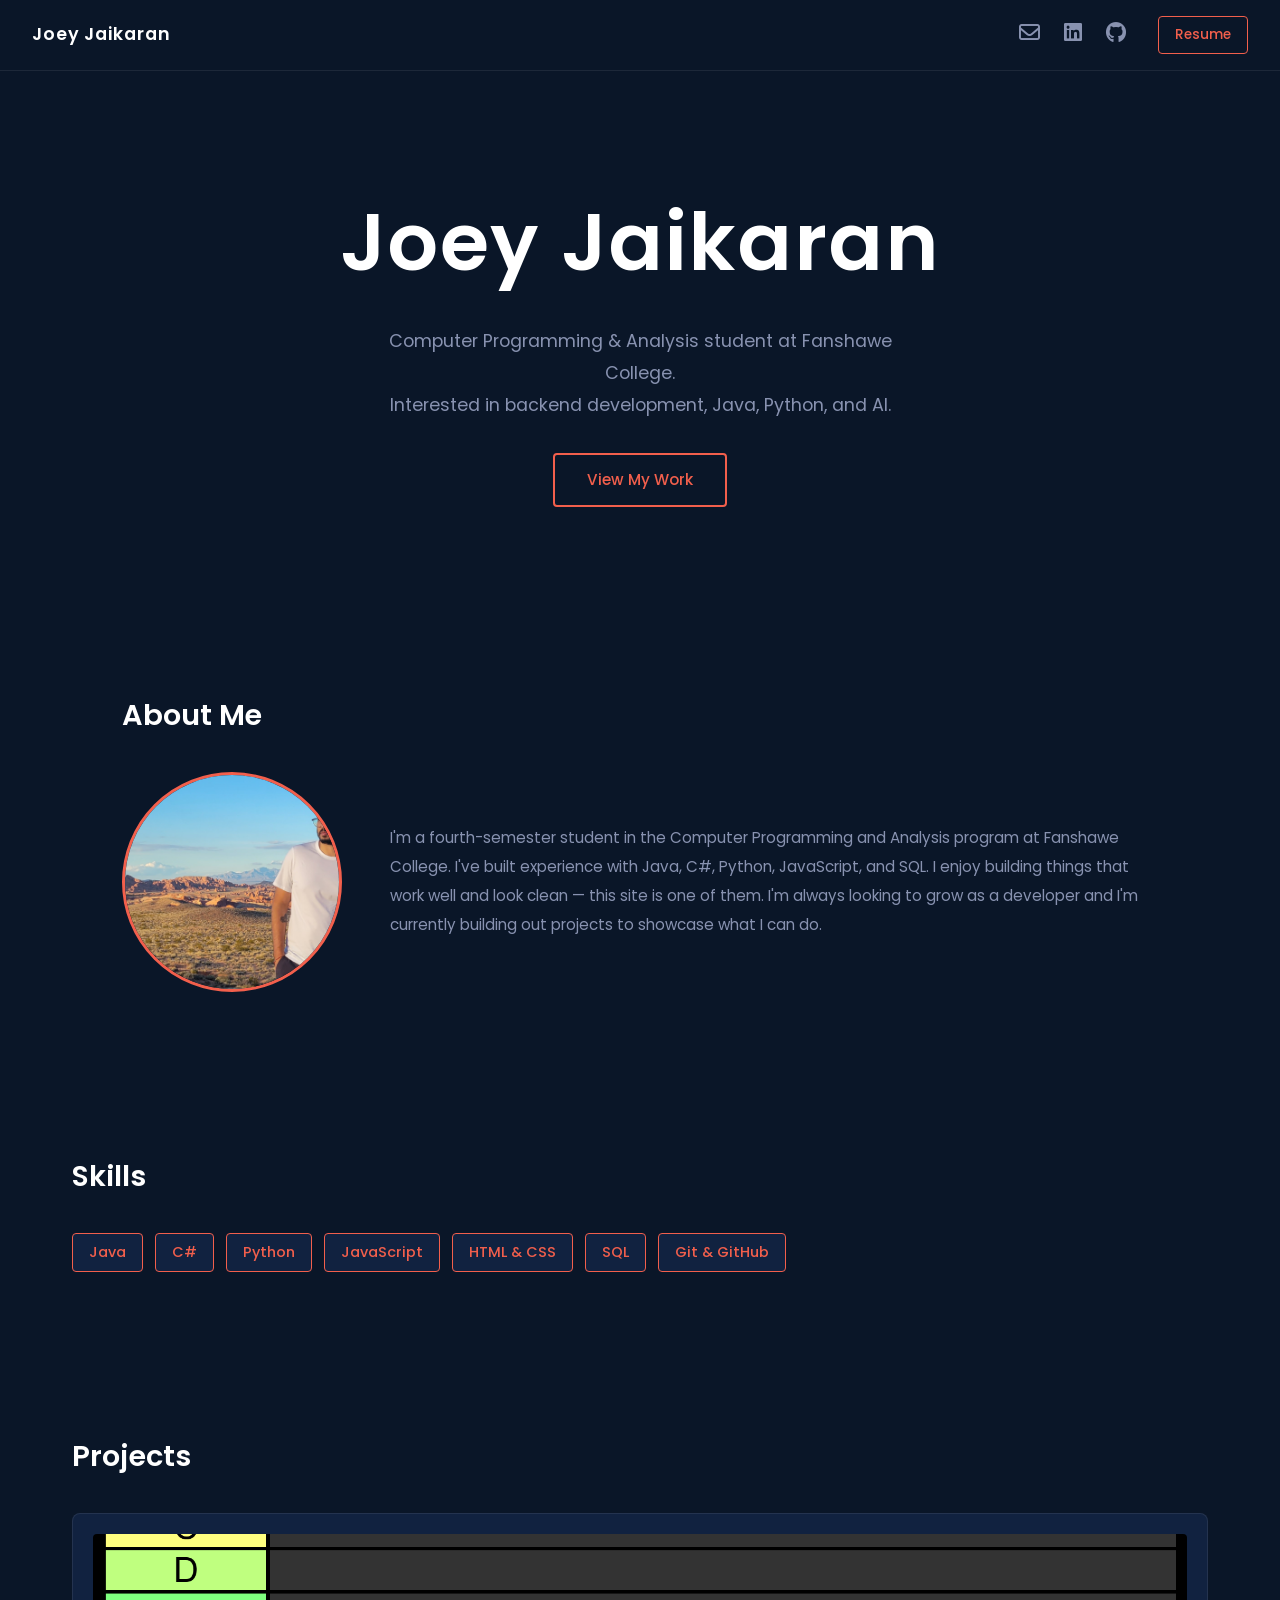
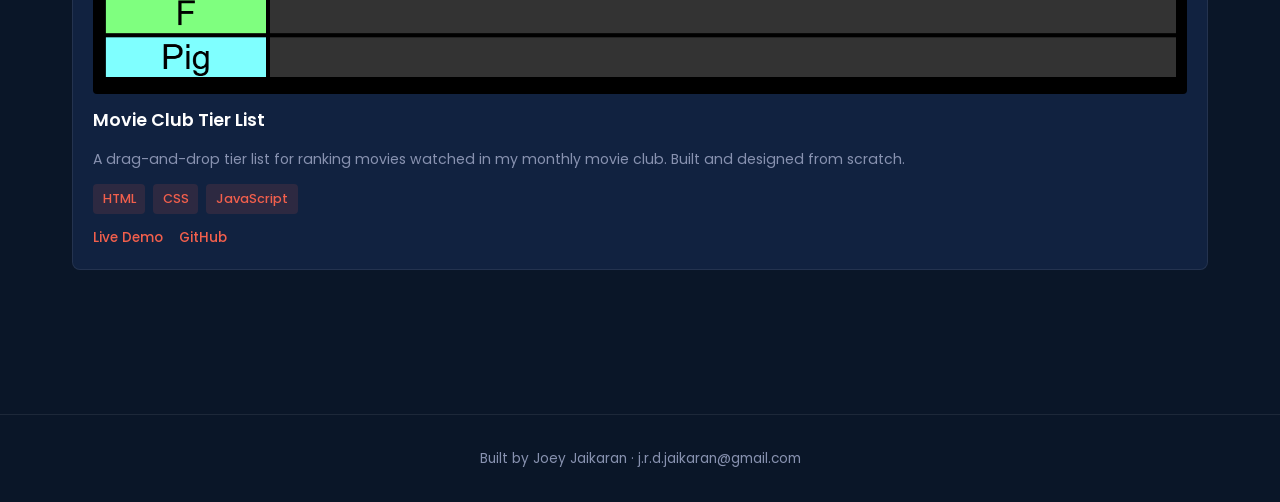
<file: index.html>
<!--
<!DOCTYPE html>
<html lang="en">
<head>
    <meta charset="UTF-8">
    <meta name="viewport" content="width=device-width, initial-scale=1.0">
    <title>Joey Jaikaran</title>

    <link rel="preconnect" href="https://fonts.googleapis.com">
    <link rel="preconnect" href="https://fonts.gstatic.com" crossorigin>
    <link href="https://fonts.googleapis.com/css2?family=Poppins:ital,wght@0,100;0,200;0,300;0,400;0,500;0,600;0,700;0,800;0,900;1,100;1,200;1,300;1,400;1,500;1,600;1,700;1,800;1,900&family=Roboto:ital,wght@0,100..900;1,100..900&family=Rubik:ital,wght@0,300..900;1,300..900&display=swap" rel="stylesheet">
    <link rel="preconnect" href="https://fonts.googleapis.com">
    <link rel="preconnect" href="https://fonts.gstatic.com" crossorigin>
    <link href="https://fonts.googleapis.com/css2?family=Poppins:ital,wght@0,100;0,200;0,300;0,400;0,500;0,600;0,700;0,800;0,900;1,100;1,200;1,300;1,400;1,500;1,600;1,700;1,800;1,900&family=Roboto:ital,wght@0,100..900;1,100..900&family=Rubik:ital,wght@0,300..900;1,300..900&display=swap" rel="stylesheet">
    <link rel="stylesheet" href="https://cdnjs.cloudflare.com/ajax/libs/font-awesome/6.5.1/css/all.min.css">
    <link rel="stylesheet" href="styles.css">
</head>
-->

<!DOCTYPE html>
<html lang="en">
<head>
  <meta charset="UTF-8">
  <meta name="viewport" content="width=device-width, initial-scale=1.0">
  <title>Joey Jaikaran</title>
  <link rel="preconnect" href="https://fonts.googleapis.com">
  <link rel="preconnect" href="https://fonts.gstatic.com" crossorigin>
  <link href="https://fonts.googleapis.com/css2?family=Poppins:wght@400;500;600&display=swap" rel="stylesheet">
  <link rel="stylesheet" href="https://cdnjs.cloudflare.com/ajax/libs/font-awesome/6.5.1/css/all.min.css">
  <link rel="stylesheet" href="styles3.css">
</head>
<body>

  <!-- NAVIGATION -->
 <nav>
    <span class="nav-name">Joey Jaikaran</span>
    <div class="nav-right">
     <div class="nav-icons">
        <a href="mailto:j.r.d.jaikaran@gmail.com" aria-label="Email">
            <i class="fa-regular fa-envelope"></i>
        </a>
        <a href="https://www.linkedin.com/in/joey-jaikaran-700856155/" target="_blank" rel="noopener noreferrer" aria-label="LinkedIn">
            <i class="fa-brands fa-linkedin"></i>
        </a>
        <a href="https://github.com/Joey-Jaik" target="_blank" rel="noopener noreferrer" aria-label="GitHub">
            <i class="fa-brands fa-github"></i>
        </a>
     </div>
     <a href="resume.pdf" download class="resume-btn">Resume</a>
    </div>
 </nav>

  <!-- HERO -->
  <section id="hero">
    <h1>Joey Jaikaran</h1>
    <p class="tagline">Computer Programming & Analysis student at Fanshawe College.<br>Interested in backend development, Java, Python, and AI.</p>
    <a href="#projects" class="hero-btn">View My Work</a>
  </section>

  <!-- ABOUT -->
  <section id="about">
    <h2>About Me</h2>
    <div class="about-inner">
        <img src="images/Background.jpg" alt="Photo of Joey Jaikaran">
        <p>I'm a fourth-semester student in the Computer Programming and Analysis program at Fanshawe College. I've built experience with Java, C#, Python, JavaScript, and SQL. I enjoy building things that work well and look clean — this site is one of them. I'm always looking to grow as a developer and I'm currently building out projects to showcase what I can do.</p>
    </div>
    
  </section>

  <!-- SKILLS -->
  <section id="skills">
    <h2>Skills</h2>
    <ul>
      <li>Java</li>
      <li>C#</li>
      <li>Python</li>
      <li>JavaScript</li>
      <li>HTML & CSS</li>
      <li>SQL</li>
      <li>Git & GitHub</li>
    </ul>
  </section>

  <!-- PROJECTS -->
  <section id="projects">
    <h2>Projects</h2>
    <div class="project-grid">

      <div class="project-card">
        <img src="images/MovieClub.png" alt="Screenshot of Movie Club Tier List">
        <h3>Movie Club Tier List</h3>
        <p>A drag-and-drop tier list for ranking movies watched in my monthly movie club. Built and designed from scratch.</p>
        <div class="tags">
          <span>HTML</span>
          <span>CSS</span>
          <span>JavaScript</span>
        </div>
        <div class="project-links">
            <a href="https://joey-jaik.github.io/webpage-tierList/" target="_blank" rel="noopener noreferrer">Live Demo</a>
            <a href="https://github.com/Joey-Jaik" target="_blank" rel="noopener noreferrer">GitHub</a>
        </div>
      </div>

      <!-- Future project cards go here -->

    </div>
  </section>

  <!-- FOOTER -->
  <footer>
    <p>Built by Joey Jaikaran &middot; <a href="mailto:j.r.d.jaikaran@gmail.com">j.r.d.jaikaran@gmail.com</a></p>
  </footer>

</body>
</html>
</file>
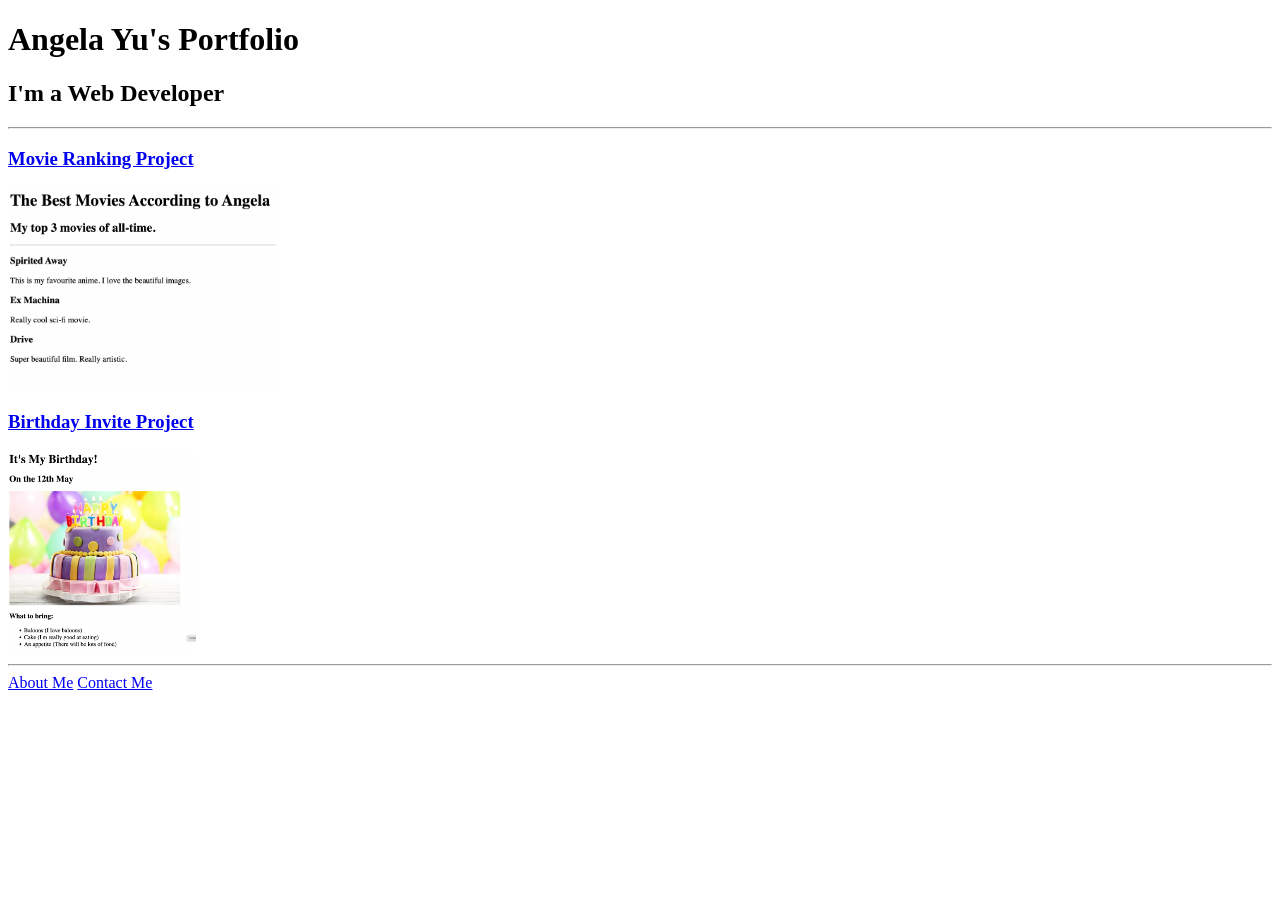
<file: solution.html>
<!DOCTYPE html>
<html lang="en">

<head>
  <meta charset="UTF-8">
  <title>Angela's Portfolio</title>
</head>

<body>
  <h1>Angela Yu's Portfolio</h1>
  <h2>I'm a Web Developer</h2>
  <hr />
  <h3><a href="./public/movie-ranking.html">Movie Ranking Project</a></h3>
  <img src="./assets/images/movie-ranking.png" height="200" alt="movie ranking project preview"/>
  <h3><a href="./public/birthday-invite.html">Birthday Invite Project</a></h3>
  <img src="./assets/images/birthday-invite.png" height="200" alt="birthday invite project preview"/>
  <hr />
  <a href="./public/about.html">About Me</a>
  <a href="./public/contact.html">Contact Me</a>
</body>

</html>
</file>
<file: styles.css>
body{
    margin: 0;
    background-color: #0a1931;
    box-shadow: 0 4px 10px rgba(0, 0, 0, 0.5);
    color: #ffffff; /* Ensures text is readable */
}

main {
    background: linear-gradient(to bottom right, #0a1931, #1e3c72);
    display: grid;
    grid-template-columns: 1fr 2fr; /* Two columns */
    grid-template-rows: auto auto auto; /* Three rows */
    padding: 0;
    margin: 0;
}

a{
    text-decoration: none;
    color: #ffffff;
}

h2, h3, h4, h6, p{
    font-family: 'Poppins', sans-serif;
    color: #D0F0FF;
}

nav {
    grid-column: 1 / -1;
    padding: 1rem;
    display: flex;
    justify-content: space-between; /* Space between title and icons */
    align-items: center;
    padding: 0.625rem 1.25rem;
}

h1{
    font-family: 'Roboto', sans-serif;
    margin: 0;
    padding: 2rem;
    font-size: 5rem;
    letter-spacing: 1rem;
    color: #D0F0FF;
}

ul{
    display: flex;
    list-style: none;
    gap: 3rem; /* Space between icons */
    padding: 0;
    margin: 0;
}

li{
    display: flex;
    align-items: center;
}

i{
    font-size: 3rem; /* Icon size */
    color: #D0F0FF;
    transition: color 0.3s ease-in-out, transform 0.2s ease-in-out;
}

i:hover{
    color: #F25F4C; /* Highlight color on hover */
    transform: scale(1.2); /* Slight zoom effect */
}

h3, h2{
    padding-bottom: 0.75rem;
    font-size: 2.5rem;
}

h2{
    font-size: 4rem;
}

#intro {
    display: grid;
    grid-template-columns: 1fr 2fr;
    gap: 1rem;
    grid-column: 1 / -1;
}

#intro-title{
    position: relative;
    display: inline-block;
    padding: 1.25rem;
    z-index: 1;
}

#intro-title::before {
    content: "";
    position: absolute;
    top: 1.25rem;  /* Moves the background down */
    left: 1.875rem; /* Moves the background to the right */
    width: 80%;
    height: 2.5em;
    background: #F25F4C;
    border-radius: 50%;
    transform: rotate(-15deg);
    z-index: -1; /* Places it behind the text */
}

#intro-txt {
    grid-column: 1 / 2; /* First column */
    padding: 2rem;
    text-align: center;
    box-sizing: border-box;
}

#description{
    font-size: 0.9rem;
    line-height: 2;
    padding: 1rem;
    font-weight: 400;
    background-color: rgba(242, 95, 76, 0.5);
    border-radius: 1rem;
    text-align: left;
}

#intro-img {
    display: flex;
    align-items: center; /* Vertically centers the image */
    justify-content: center; /* Horizontally centers the image */
}

#intro-img img {
    width: 90%;
    height: 80%;
    object-fit: cover;
    object-position: center;
    border-radius: 15px;
    box-shadow: 0 4px 12px rgba(0, 0, 0, 0.2);
    border: 5px solid #D0F0FF;
    filter: grayscale(25%);
    transition: box-shadow 0.3s ease-in-out;
}

#intro-img img:hover {
    box-shadow: 0 0 15px rgba(208, 240, 255, 0.8);
    transform: scale(1.02);
    transition: transform 0.3s ease-in-out;
    filter: grayscale(0%);
}

#projects {
    grid-column: 1 / -1; /* Span across all columns */
    padding: 2rem;
}

#project-title {
    position: relative;
    display: inline-block;
    padding: 1.25rem;
    z-index: 1;
}

#project-title::before {
    content: "";
    position: absolute;
    top: 1.875rem; 
    width: 85%;
    height: 5.5rem;
    background: #F25F4C;
    border-radius: 50%;
    transform: rotate(12deg);
    z-index: -1;
}

#card-container {
    display: grid;
    grid-template-columns: repeat(auto-fit, minmax(25rem, 1fr));
    gap: 1.5rem;
    padding: 2rem;
}

.card {
    background-color: #1e3c72;
    box-sizing: border-box;
    border: 2px solid rgba(255, 255, 255, 0.15);
    border-radius: 8px;
    padding: 1rem;
    width: 100%; /* let grid handle the width */
    box-shadow: 0px 4px 12px rgba(0, 0, 0, 0.1);
    transition: transform 0.3s ease, box-shadow 0.3s ease;
}


/* #card-container{
    display: flex;
    flex-wrap: wrap;
    justify-content: flex-start; 
    gap: 1.25rem; 
    padding: 2rem;
}

.card{
    background-color: #1e3c72;
    box-sizing: border-box;
    border: 2px solid rgba(255, 255, 255, 0.15);
    border-radius: 8px;
    padding: 1rem;
    width: 90%;
    max-width: 30rem;
    min-width: 15rem;
    margin-bottom: 2rem;
    box-shadow: 0px 4px 12px rgba(0, 0, 0, 0.1);
    transition: transform 0.3s ease, box-shadow 0.3s ease;
} */

.card:hover {
    transform: scale(1.05);
    box-shadow: 0 10px 25px rgba(0, 0, 0, 0.3);
}

.card-title{
    margin: 1rem;
    margin-left: 0;
    font-size: 1.75rem;
}

.card-img {
    width: 100%;  
    height: auto; 
    object-fit: cover; 
    border-radius: 5px; 
}

.card-p{
    margin-bottom: 2rem;
    color: #D0F0FF;
    background-color: rgba(10, 25, 49, 0.5);
    padding: 1rem;
    border-radius: 0.5rem;
    width: 100%;
    box-sizing: border-box;
}

button{
    color: #ffffff;
    background-color: #F25F4C;
    border: 1px solid #F25F4C;
    border-radius: 20px;
    width: 60%;
    box-shadow: none;
    padding: 0.75rem 1.2rem;
    font-size: 1rem;
    font-weight: bold;
    text-align: center;
    cursor: pointer;
    background-image: none;
    transition: background-color 0.2s, border-color 0.2s;
}

button:hover{
    background-color: #FF7043;
    border-color: #FF7043;
    transform: translateY(-3px); /* Subtle hover effect */
    box-shadow: 0 4px 15px rgba(0, 0, 0, 0.1);
}

button:active{
    background-color: #D43F2A;
    border-color: #D43F2A;
    box-shadow: none;
    transform: translateY(1px); /* Make it feel pressed */
}

hr {
    width: 100%;              /* Make the <hr> take up the full width of its container */
    margin: 1.5rem 0;         /* Add vertical spacing (top and bottom) around the <hr> */
    border: none;             /* Remove the default border style */
    border-top: 1px solid #ffffff; /* Add a custom border color for the <hr> */
    opacity: 0.5;             /* Optional: Adjust opacity for a subtler look */
}


/* Small screens */
@media (max-width: 600px) {
    h1 {
        font-size: 3rem;
        letter-spacing: 0.5rem;
    }
}

@media (max-width: 599px) {
    #intro {
        grid-template-columns: 1fr; /* Stacks intro sections vertically */
    }

    .card {
        width: 100%;
    }
}

/* Medium screens (Tablets) */
@media (min-width: 600px) {
    .card {
        width: 45%; /* Two cards per row */
    }
}

/* Large screens (Laptops & Desktops) */
@media (min-width: 900px) {
    .card {
        width: 30%; /* Three cards per row */
    }
}

/* Extra-large screens */
@media (min-width: 1200px) {
    .card {
        width: 20%; /* Four cards per row */
    }
}
</file>
<file: styles3.css>
/* ── RESET & BASE ───────────────────────────────────── */
*, *::before, *::after {
  box-sizing: border-box;
  margin: 0;
  padding: 0;
}

/* ── VARIABLES ──────────────────────────────────────── */
:root {
  --bg:        #0a1628;
  --bg-card:   #112240;
  --accent:    #F25F4C;
  --text:      #ccd6f6;
  --text-muted:#8892b0;
  --white:     #ffffff;
}

/* ── BODY ───────────────────────────────────────────── */
body {
  background-color: var(--bg);
  color: var(--text);
  font-family: 'Poppins', sans-serif;
  line-height: 1.7;
}

/* ── LINKS ──────────────────────────────────────────── */
a {
  color: var(--accent);
  text-decoration: none;
}

a:hover {
  text-decoration: underline;
}

/* ── NAV ────────────────────────────────────────────── */
nav {
  position: sticky;
  top: 0;
  z-index: 100;
  background-color: var(--bg);
  display: flex;
  justify-content: space-between;
  align-items: center;
  padding: 1rem 2rem;
  border-bottom: 1px solid rgba(255, 255, 255, 0.08);
}

.nav-name {
  font-size: 1.1rem;
  font-weight: 600;
  color: var(--white);
  letter-spacing: 0.05em;
}

.nav-right {
  display: flex;
  align-items: center;
  gap: 2rem;
}

.nav-icons {
  display: flex;
  gap: 1.5rem;
}

.nav-icons a {
  color: var(--text-muted);
  font-size: 0.95rem;
  transition: color 0.2s;
}

.nav-icons a:hover {
  color: var(--accent);
  text-decoration: none;
}

.nav-icons i {
  font-size: 1.3rem;
}

.resume-btn {
  font-size: 0.85rem;
  font-weight: 500;
  color: var(--accent);
  border: 1px solid var(--accent);
  border-radius: 4px;
  padding: 0.4rem 1rem;
  transition: background-color 0.2s, color 0.2s;
}

.resume-btn:hover {
  background-color: var(--accent);
  color: var(--white);
  text-decoration: none;
}

/* ── NAV ICONS ──────────────────────────────────────── */
.nav-icons i {
  font-size: 1.3rem;
}

/* ── HERO ───────────────────────────────────────────── */
#hero {
  display: flex;
  flex-direction: column;
  align-items: center;
  justify-content: center;
  text-align: center;
  padding: 6rem 2rem;
  min-height: 60vh;
}

#hero h1 {
  font-size: clamp(2.5rem, 8vw, 5rem);
  font-weight: 600;
  color: var(--white);
  letter-spacing: 0.02em;
  margin-bottom: 1rem;
}

.tagline {
  font-size: 1.1rem;
  color: var(--text-muted);
  max-width: 540px;
  margin-bottom: 2rem;
  line-height: 1.8;
}

.hero-btn {
  display: inline-block;
  padding: 0.75rem 2rem;
  border: 2px solid var(--accent);
  color: var(--accent);
  border-radius: 4px;
  font-weight: 500;
  font-size: 0.95rem;
  transition: background-color 0.2s, color 0.2s;
}

.hero-btn:hover {
  background-color: var(--accent);
  color: var(--white);
  text-decoration: none;
}

/* ── ABOUT ──────────────────────────────────────────── */
#about {
  padding: 5rem 2rem;
  max-width: 1100px;
  margin: 0 auto;
}

#about h2 {
  font-size: 1.8rem;
  font-weight: 600;
  color: var(--white);
  margin-bottom: 2rem;
}

.about-inner {
  display: flex;
  align-items: center;
  gap: 3rem;
}

#about img {
  width: 220px;
  height: 220px;
  object-fit: cover;
  object-position: center;
  border-radius: 50%;
  border: 3px solid var(--accent);
  flex-shrink: 0;
}

#about p {
  color: var(--text-muted);
  font-size: 0.95rem;
  line-height: 1.9;
}

/* ── SKILLS ─────────────────────────────────────────── */
#skills {
  padding: 5rem 2rem;
  max-width: 1200px;
  margin: 0 auto;
}

#skills h2 {
  font-size: 1.8rem;
  font-weight: 600;
  color: var(--white);
  margin-bottom: 2rem;
}

#skills ul {
  display: flex;
  flex-wrap: wrap;
  gap: 0.75rem;
  list-style: none;
}

#skills ul li {
  background-color: var(--bg-card);
  color: var(--accent);
  border: 1px solid var(--accent);
  border-radius: 4px;
  padding: 0.4rem 1rem;
  font-size: 0.9rem;
  font-weight: 500;
}

/* ── PROJECTS ───────────────────────────────────────── */
#projects {
  padding: 5rem 2rem;
  max-width: 1200px;
  margin: 0 auto;
}

#projects h2 {
  font-size: 1.8rem;
  font-weight: 600;
  color: var(--white);
  margin-bottom: 2rem;
}

.project-grid {
  display: grid;
  grid-template-columns: repeat(auto-fit, minmax(260px, 1fr));
  gap: 1.5rem;
}

.project-card {
  background-color: var(--bg-card);
  border: 1px solid rgba(255, 255, 255, 0.08);
  border-radius: 8px;
  padding: 1.25rem;
  display: flex;
  flex-direction: column;
  gap: 0.75rem;
  transition: transform 0.2s, border-color 0.2s;
}

.project-card:hover {
  transform: translateY(-4px);
  border-color: var(--accent);
}

.project-card img {
  width: 100%;
  height: 160px;
  object-fit: cover;
  border-radius: 4px;
}

.project-card h3 {
  font-size: 1.1rem;
  font-weight: 600;
  color: var(--white);
}

.project-card p {
  font-size: 0.88rem;
  color: var(--text-muted);
  line-height: 1.7;
  flex-grow: 1;
}

.tags {
  display: flex;
  flex-wrap: wrap;
  gap: 0.5rem;
}

.tags span {
  background-color: rgba(242, 95, 76, 0.12);
  color: var(--accent);
  border-radius: 4px;
  padding: 0.25rem 0.6rem;
  font-size: 0.8rem;
  font-weight: 500;
}

.project-links {
  display: flex;
  gap: 1rem;
}

.project-links a {
  font-size: 0.85rem;
  font-weight: 500;
  color: var(--accent);
  transition: opacity 0.2s;
}

.project-links a:hover {
  opacity: 0.75;
  text-decoration: none;
}

/* ── FOOTER ─────────────────────────────────────────── */
footer {
  margin-top: 4rem;
  padding: 2rem;
  text-align: center;
  border-top: 1px solid rgba(255, 255, 255, 0.08);
}

footer p {
  font-size: 0.85rem;
  color: var(--text-muted);
}

footer a {
  color: var(--text-muted);
  transition: color 0.2s;
}

footer a:hover {
  color: var(--accent);
  text-decoration: none;
}
</file>
